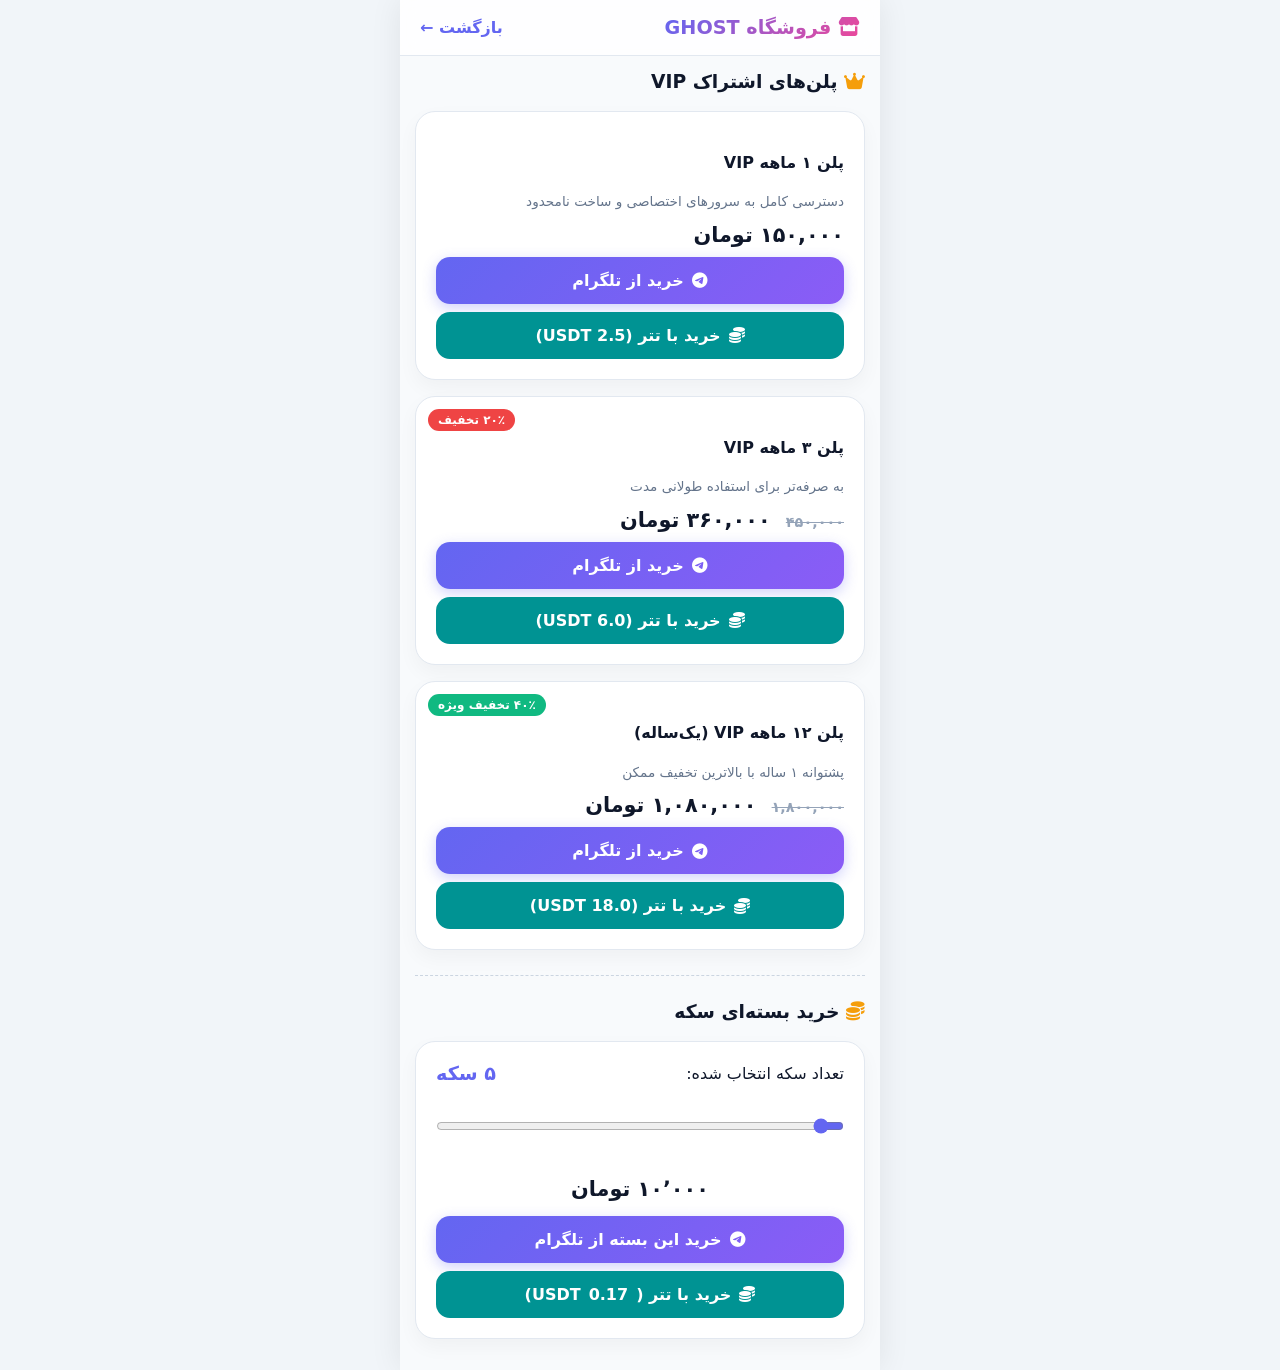
<file: shop.html>
<!DOCTYPE html>
<html lang="fa" dir="rtl">
<head>
    <meta charset="UTF-8">
    <meta name="viewport" content="width=device-width, initial-scale=1.0">
    <title>فروشگاه | Ghost V2Ray</title>
    <link rel="stylesheet" href="style.css">
    <link rel="stylesheet" href="https://cdnjs.cloudflare.com/ajax/libs/font-awesome/6.4.0/css/all.min.css">
    <style>
        .shop-container { padding: 15px; }
        .plan-card {
            background: #ffffff;
            border-radius: 20px;
            padding: 20px;
            margin-bottom: 16px;
            border: 1px solid #e2e8f0;
            box-shadow: 0 8px 20px rgba(0,0,0,0.04);
            position: relative;
            overflow: hidden;
        }
        .plan-badge {
            position: absolute;
            top: 12px;
            left: 12px;
            background: #ef4444;
            color: #fff;
            padding: 4px 10px;
            border-radius: 20px;
            font-size: 0.75rem;
            font-weight: bold;
        }
        .price-tag {
            font-size: 1.3rem;
            font-weight: 800;
            color: #0f172a;
            margin: 10px 0;
        }
        .old-price {
            text-decoration: line-through;
            color: #94a3b8;
            font-size: 0.9rem;
            margin-left: 8px;
        }
        .btn-usdt {
            background: #009393;
            color: white;
            margin-top: 8px;
        }
        .btn-usdt:hover { background: #007a7a; }
        .usdt-modal {
            position: fixed;
            inset: 0;
            background: rgba(15, 23, 42, 0.85);
            backdrop-filter: blur(8px);
            z-index: 999;
            display: none;
            justify-content: center;
            align-items: center;
            padding: 20px;
        }
        .usdt-box {
            background: #ffffff;
            width: 100%;
            max-width: 380px;
            padding: 24px;
            border-radius: 20px;
            text-align: center;
        }
        .wallet-addr {
            background: #f1f5f9;
            padding: 10px;
            border-radius: 10px;
            font-family: monospace;
            font-size: 0.8rem;
            word-break: break-all;
            margin: 10px 0;
            border: 1px dashed #cbd5e1;
            direction: ltr;
        }
    </style>
</head>
<body>
    <div class="app-viewport">
        <div class="top-nav">
            <div class="brand"><i class="fa-solid fa-store"></i> فروشگاه GHOST</div>
            <a href="index.html" style="text-decoration:none; font-weight:bold; color:#6366f1;">بازگشت ←</a>
        </div>

        <div class="content shop-container">
            <!-- پلن‌های اشتراک -->
            <h3 style="margin-top:0;"><i class="fa-solid fa-crown" style="color:#f59e0b;"></i> پلن‌های اشتراک VIP</h3>

            <!-- پلن ۱ ماهه -->
            <div class="plan-card">
                <h4>پلن ۱ ماهه VIP</h4>
                <p style="font-size:0.85rem; color:#64748b;">دسترسی کامل به سرورهای اختصاصی و ساخت نامحدود</p>
                <div class="price-tag">۱۵۰,۰۰۰ تومان</div>
                <a href="https://t.me/hexdik?text=سلام،%20قصد%20خرید%20پلن%201%20ماهه%20VIP%20را%20دارم." target="_blank" class="btn btn-primary" style="text-decoration:none;">
                    <i class="fa-brands fa-telegram"></i> خرید از تلگرام
                </a>
                <button class="btn btn-usdt usdt-trigger" data-title="پلن ۱ ماهه VIP" data-toman="150000" data-usdt="2.5">
                    <i class="fa-solid fa-coins"></i> خرید با تتر (2.5 USDT)
                </button>
            </div>

            <!-- پلن ۳ ماهه -->
            <div class="plan-card">
                <span class="plan-badge">۲۰٪ تخفیف</span>
                <h4>پلن ۳ ماهه VIP</h4>
                <p style="font-size:0.85rem; color:#64748b;">به صرفه‌تر برای استفاده طولانی مدت</p>
                <div class="price-tag">
                    <span class="old-price">۴۵۰,۰۰۰</span>
                    ۳۶۰,۰۰۰ تومان
                </div>
                <a href="https://t.me/hexdik?text=سلام،%20قصد%20خرید%20پلن%203%20ماهه%20VIP%20را%20دارم." target="_blank" class="btn btn-primary" style="text-decoration:none;">
                    <i class="fa-brands fa-telegram"></i> خرید از تلگرام
                </a>
                <button class="btn btn-usdt usdt-trigger" data-title="پلن ۳ ماهه VIP" data-toman="360000" data-usdt="6.0">
                    <i class="fa-solid fa-coins"></i> خرید با تتر (6.0 USDT)
                </button>
            </div>

            <!-- پلن ۱۲ ماهه -->
            <div class="plan-card">
                <span class="plan-badge" style="background:#10b981;">۴۰٪ تخفیف ویژه</span>
                <h4>پلن ۱۲ ماهه VIP (یک‌ساله)</h4>
                <p style="font-size:0.85rem; color:#64748b;">پشتوانه ۱ ساله با بالاترین تخفیف ممکن</p>
                <div class="price-tag">
                    <span class="old-price">۱,۸۰۰,۰۰۰</span>
                    ۱,۰۸۰,۰۰۰ تومان
                </div>
                <a href="https://t.me/hexdik?text=سلام،%20قصد%20خرید%20پلن%2012%20ماهه%20VIP%20را%20دارم." target="_blank" class="btn btn-primary" style="text-decoration:none;">
                    <i class="fa-brands fa-telegram"></i> خرید از تلگرام
                </a>
                <button class="btn btn-usdt usdt-trigger" data-title="پلن ۱۲ ماهه VIP" data-toman="1080000" data-usdt="18.0">
                    <i class="fa-solid fa-coins"></i> خرید با تتر (18.0 USDT)
                </button>
            </div>

            <hr style="border:none; border-top:1px dashed #cbd5e1; margin:25px 0;">

            <!-- بخش خرید سکه -->
            <h3><i class="fa-solid fa-coins" style="color:#f59e0b;"></i> خرید بسته‌ای سکه</h3>
            <div class="plan-card">
                <div style="display:flex; justify-content:space-between; align-items:center;">
                    <span>تعداد سکه انتخاب شده:</span>
                    <strong id="coinCountDisplay" style="font-size:1.2rem; color:#6366f1;">5 سکه</strong>
                </div>

                <input type="range" id="coinRange" min="5" max="10000" step="5" value="5" style="width:100%; margin:20px 0; accent-color:#6366f1;">

                <div style="text-align:center; margin-bottom:15px;">
                    <span id="discountBadge" style="display:none; background:#d1fae5; color:#059669; font-size:0.8rem; padding:4px 8px; border-radius:10px; font-weight:bold;"></span>
                    <div class="price-tag" id="coinPriceDisplay">۱۰,۰۰۰ تومان</div>
                </div>

                <a id="coinTgBtn" href="#" target="_blank" class="btn btn-primary" style="text-decoration:none;">
                    <i class="fa-brands fa-telegram"></i> خرید این بسته از تلگرام
                </a>
                <button id="coinUsdtBtn" class="btn btn-usdt" style="margin-top:8px;">
                    <i class="fa-solid fa-coins"></i> خرید با تتر (<span id="coinUsdtPrice">0.17</span> USDT)
                </button>
            </div>
        </div>
    </div>

    <!-- مودال پرداخت تتر -->
    <div class="usdt-modal" id="usdtModal">
        <div class="usdt-box">
            <h3 id="usdtModalTitle">پرداخت با تتر (USDT-TRC20)</h3>
            <p style="font-size:0.85rem; color:#64748b;">لطفاً دقیقاً مبلغ مشخص شده را به آدرس زیر واریز نمایید:</p>
            <div style="font-size:1.1rem; font-weight:bold; color:#009393; margin:10px 0;" id="modalUsdtAmount">0 USDT</div>
            
            <div class="wallet-addr" id="walletAddr">TFmg1ouLvzjHtbHypDqxL99CJfDFps7wp1</div>
            
            <button class="btn" id="copyWalletBtn" style="background:#f1f5f9; color:#334155; margin-bottom:8px;">
                <i class="fa-regular fa-copy"></i> کپی آدرس کیف پول
            </button>
            <a id="sendReceiptBtn" href="#" target="_blank" class="btn btn-primary" style="text-decoration:none;">
                <i class="fa-brands fa-telegram"></i> ارسال رسید پرداخت به تلگرام
            </a>
            <button class="btn" id="closeUsdtModal" style="background:transparent; color:#94a3b8; margin-top:5px;">انصراف</button>
        </div>
    </div>

    <script>
        // آدرس تتر پشتیبانی شده
        const WALLET = "TFmg1ouLvzjHtbHypDqxL99CJfDFps7wp1";
        const USDT_RATE = 60000; // نرخ محاسباتی تتر جهت تبدیل

        const coinRange = document.getElementById('coinRange');
        const coinCountDisplay = document.getElementById('coinCountDisplay');
        const coinPriceDisplay = document.getElementById('coinPriceDisplay');
        const discountBadge = document.getElementById('discountBadge');
        const coinTgBtn = document.getElementById('coinTgBtn');
        const coinUsdtBtn = document.getElementById('coinUsdtBtn');
        const coinUsdtPrice = document.getElementById('coinUsdtPrice');

        let currentCoinUsdt = 0.17;
        let currentCoinToman = 10000;
        let currentCoinVal = 5;

        function calculateCoins(val) {
            currentCoinVal = val;
            let basePricePerCoin = 2000; // ۵ سکه ۱۰ هزار تومن -> هر سکه ۲۰۰۰
            let rawPrice = val * basePricePerCoin;
            let discountPercent = 0;

            if (val >= 1000 && val < 3000) discountPercent = 15;
            else if (val >= 3000 && val < 7000) discountPercent = 25;
            else if (val >= 7000) discountPercent = 40;

            let finalPrice = rawPrice * (1 - discountPercent / 100);
            currentCoinToman = Math.round(finalPrice);
            currentCoinUsdt = (currentCoinToman / USDT_RATE).toFixed(2);
            if (currentCoinUsdt < 0.1) currentCoinUsdt = 0.17;

            coinCountDisplay.innerText = `${val.toLocaleString('fa-IR')} سکه`;
            coinPriceDisplay.innerText = `${currentCoinToman.toLocaleString('fa-IR')} تومان`;
            coinUsdtPrice.innerText = currentCoinUsdt;

            if (discountPercent > 0) {
                discountBadge.style.display = 'inline-block';
                discountBadge.innerText = `${discountPercent}٪ تخفیف پلکانی اعمال شد`;
            } else {
                discountBadge.style.display = 'none';
            }

            coinTgBtn.href = `https://t.me/hexdik?text=سلام،%20قصد%20خرید%20${val}%20سکه%20به%20مبلغ%20${currentCoinToman}%20تومان%20را%20دارم.`;
        }

        coinRange.addEventListener('input', (e) => calculateCoins(parseInt(e.target.value)));
        calculateCoins(5);

        // مودال تتر
        const usdtModal = document.getElementById('usdtModal');
        const usdtModalTitle = document.getElementById('usdtModalTitle');
        const modalUsdtAmount = document.getElementById('modalUsdtAmount');
        const sendReceiptBtn = document.getElementById('sendReceiptBtn');

        function openUsdtModal(title, usdtAmount) {
            usdtModalTitle.innerText = title;
            modalUsdtAmount.innerText = `${usdtAmount} USDT`;
            sendReceiptBtn.href = `https://t.me/hexdik?text=سلام،%20رسید%20پرداخت%20تتر%20برای%20${encodeURIComponent(title)}%20به%20ارزش%20${usdtAmount}%20USDT%20را%20ارسال%20می‌کنم.`;
            usdtModal.style.display = 'flex';
        }

        document.querySelectorAll('.usdt-trigger').forEach(btn => {
            btn.addEventListener('click', () => {
                openUsdtModal(btn.dataset.title, btn.dataset.usdt);
            });
        });

        coinUsdtBtn.addEventListener('click', () => {
            openUsdtModal(`خرید ${currentCoinVal} سکه`, currentCoinUsdt);
        });

        document.getElementById('closeUsdtModal').addEventListener('click', () => {
            usdtModal.style.display = 'none';
        });

        document.getElementById('copyWalletBtn').addEventListener('click', () => {
            navigator.clipboard.writeText(WALLET);
            alert('آدرس کیف پول کپی شد!');
        });
    </script>
</body>
</html>
</file>
<file: style.css>
:root {
    --bg: #f8fafc;
    --card: #ffffff;
    --primary: #6366f1;
    --primary-hover: #4f46e5;
    --accent-orange: #f97316;
    --accent-green: #10b981;
    --accent-pink: #ec4899;
    --vip-gold: #f59e0b;
    --text: #0f172a;
    --text-sub: #64748b;
    --border: #e2e8f0;
    --shadow: 0 10px 25px -5px rgba(0, 0, 0, 0.05), 0 8px 10px -6px rgba(0, 0, 0, 0.01);
}

* { box-sizing: border-box; font-family: system-ui, -apple-system, sans-serif; }
body { background: #f1f5f9; color: var(--text); margin: 0; padding: 0; direction: rtl; display: flex; justify-content: center; }

.app-viewport { width: 100%; max-width: 480px; min-height: 100vh; background: var(--bg); position: relative; box-shadow: 0 0 30px rgba(0,0,0,0.08); display: flex; flex-direction: column; }

/* Header & Profile Bar */
.top-nav { display: flex; justify-content: space-between; align-items: center; padding: 16px 20px; background: rgba(255, 255, 255, 0.8); backdrop-filter: blur(10px); position: sticky; top: 0; z-index: 50; border-bottom: 1px solid var(--border); }
.brand { font-weight: 800; font-size: 1.2rem; background: linear-gradient(135deg, #6366f1, #ec4899); -webkit-background-clip: text; background-clip: text; -webkit-text-fill-color: transparent; }
.user-avatar { width: 42px; height: 42px; border-radius: 50%; border: 2px solid var(--primary); cursor: pointer; transition: transform 0.2s; object-fit: cover; }
.user-avatar:active { transform: scale(0.92); }

/* Main UI Elements */
.content { padding: 20px; flex-grow: 1; }
.card { background: var(--card); border-radius: 20px; padding: 20px; margin-bottom: 16px; border: 1px solid var(--border); box-shadow: var(--shadow); }

/* Compact Menu Controls */
.grid-2 { display: grid; grid-template-columns: 1fr 1fr; gap: 12px; }
.form-group { margin-bottom: 14px; }
label { font-size: 0.85rem; font-weight: 700; color: var(--text-sub); display: block; margin-bottom: 6px; }
select, input { width: 100%; padding: 12px 14px; border-radius: 12px; border: 1px solid var(--border); background: #f8fafc; font-size: 0.95rem; color: var(--text); outline: none; }
select:focus, input:focus { border-color: var(--primary); background: #fff; }

/* Modern Gradient Buttons */
.btn { width: 100%; padding: 14px; border-radius: 14px; border: none; font-weight: 700; font-size: 1rem; cursor: pointer; display: flex; justify-content: center; align-items: center; gap: 8px; transition: 0.2s; }
.btn-primary { background: linear-gradient(135deg, #6366f1, #8b5cf6); color: white; box-shadow: 0 4px 14px rgba(99, 102, 241, 0.3); }
.btn-primary:active { transform: scale(0.98); }

/* Modal / Drawer (ChatGPT Style Settings Panel) */
.drawer { position: fixed; inset: 0; background: rgba(15, 23, 42, 0.4); backdrop-filter: blur(8px); z-index: 100; display: none; justify-content: flex-end; }
.drawer.open { display: flex; }
.drawer-content { width: 100%; max-width: 420px; height: 100%; background: #fff; padding: 24px; display: flex; flex-direction: column; animation: slideLeft 0.3s cubic-bezier(0.16, 1, 0.3, 1); }
@keyframes slideLeft { from { transform: translateX(-100%); } to { transform: translateX(0); } }

.profile-header { text-align: center; margin-bottom: 24px; }
.profile-header img { width: 80px; height: 80px; border-radius: 50%; border: 3px solid var(--primary); margin-bottom: 8px; }
.setting-row { display: flex; justify-content: space-between; align-items: center; padding: 14px 0; border-bottom: 1px solid var(--border); }
.badge-vip { background: linear-gradient(135deg, #f59e0b, #d97706); color: white; padding: 4px 10px; border-radius: 20px; font-size: 0.75rem; font-weight: bold; }
.badge-free { background: #e2e8f0; color: #475569; padding: 4px 10px; border-radius: 20px; font-size: 0.75rem; font-weight: bold; }

/* Config Cards Output */
.config-item { background: #f8fafc; border: 1px solid var(--border); border-radius: 14px; padding: 14px; margin-top: 12px; }
.config-text { font-family: monospace; font-size: 0.75rem; word-break: break-all; direction: ltr; text-align: left; background: #fff; padding: 8px; border-radius: 8px; border: 1px dashed var(--border); margin: 8px 0; }
.ping-badge { font-size: 0.75rem; font-weight: 700; padding: 4px 8px; border-radius: 6px; color: white; display: inline-block; }
.copy-btn { background: var(--accent-green); color: white; border: none; padding: 6px 12px; border-radius: 8px; font-size: 0.8rem; cursor: pointer; float: left; }

/* Locked & VIP Style Options */
select option:disabled {
    color: #94a3b8 !important;
    background: #f1f5f9;
}

.badge-free {
    background: #e2e8f0;
    color: #475569;
    padding: 4px 10px;
    border-radius: 20px;
    font-size: 0.75rem;
    font-weight: bold;
}

.badge-vip {
    background: linear-gradient(135deg, #f59e0b, #d97706);
    color: white;
    padding: 4px 10px;
    border-radius: 20px;
    font-size: 0.75rem;
    font-weight: bold;
}

/* اضافه کردن به انتهای فایل style.css */

/* Profile Drawer Modern Style */
.profile-header-card {
    position: relative;
    text-align: center;
    background: linear-gradient(135deg, #6366f1, #8b5cf6);
    padding: 30px 20px 20px;
    border-radius: 20px;
    color: white;
    margin-bottom: 20px;
}

.close-drawer-btn {
    position: absolute;
    top: 12px;
    left: 12px;
    background: rgba(255, 255, 255, 0.2);
    border: none;
    color: white;
    width: 32px;
    height: 32px;
    border-radius: 50%;
    cursor: pointer;
}

.avatar-wrapper {
    position: relative;
    display: inline-block;
    margin-bottom: 10px;
}

.avatar-wrapper img {
    width: 80px;
    height: 80px;
    border-radius: 50%;
    border: 3px solid rgba(255, 255, 255, 0.8);
    object-fit: cover;
}

.status-dot {
    position: absolute;
    bottom: 5px;
    right: 5px;
    width: 14px;
    height: 14px;
    background-color: #10b981;
    border: 2px solid white;
    border-radius: 50%;
}

#drawerName { margin: 0; font-size: 1.2rem; font-weight: bold; }
#drawerEmail { margin: 4px 0 0; font-size: 0.8rem; opacity: 0.85; }

.profile-stats {
    display: grid;
    grid-template-columns: 1fr 1fr;
    gap: 10px;
    margin-bottom: 16px;
}

.stat-box {
    background: #f8fafc;
    border: 1px solid #e2e8f0;
    border-radius: 14px;
    padding: 12px;
    text-align: center;
    display: flex;
    flex-direction: column;
    align-items: center;
    gap: 6px;
}

.stat-label { font-size: 0.75rem; color: #64748b; font-weight: bold; }
.coin-amount { font-weight: bold; color: #f59e0b; font-size: 1rem; }

.btn-shop-upgrade {
    background: linear-gradient(135deg, #f59e0b, #d97706);
    color: white;
    text-decoration: none;
    margin-bottom: 16px;
    box-shadow: 0 4px 12px rgba(245, 158, 11, 0.3);
}

.admin-link {
    color: #6366f1;
    font-weight: bold;
    text-decoration: none;
    font-size: 0.9rem;
}

.btn-logout {
    background: #fee2e2;
    color: #ef4444;
}
.btn-logout:hover {
    background: #fca5a5;
}

.terminal-accordion {
    border: 1px solid #1e293b;
    border-radius: 8px;
    margin-bottom: 8px;
    background: rgba(15, 23, 42, 0.5);
    overflow: hidden;
    transition: all 0.3s ease;
}

.terminal-accordion-header {
    display: flex;
    align-items: center;
    justify-content: space-between;
    padding: 8px 12px;
    background: #0f172a;
    cursor: pointer;
    font-size: 0.78rem;
    color: #38bdf8;
    user-select: none;
    border-bottom: 1px solid transparent;
}

.terminal-accordion.open .terminal-accordion-header {
    border-bottom-color: #1e293b;
}

.terminal-accordion-header .arrow-icon {
    transition: transform 0.3s ease;
    color: #94a3b8;
    font-size: 0.75rem;
}

.terminal-accordion.open .arrow-icon {
    transform: rotate(180deg);
    color: #38bdf8;
}

.terminal-accordion-body {
    display: none;
    padding: 10px;
    font-size: 0.72rem;
    line-height: 1.7;
    color: #a7f3d0;
}

.terminal-accordion.open .terminal-accordion-body {
    display: block;
}

.help-icon {
    color: #38bdf8;
    cursor: pointer;
    font-size: 0.85rem;
    margin-right: 4px;
    transition: transform 0.2s;
}
.help-icon:hover {
    transform: scale(1.2);
    color: #0284c7;
}
</file>
